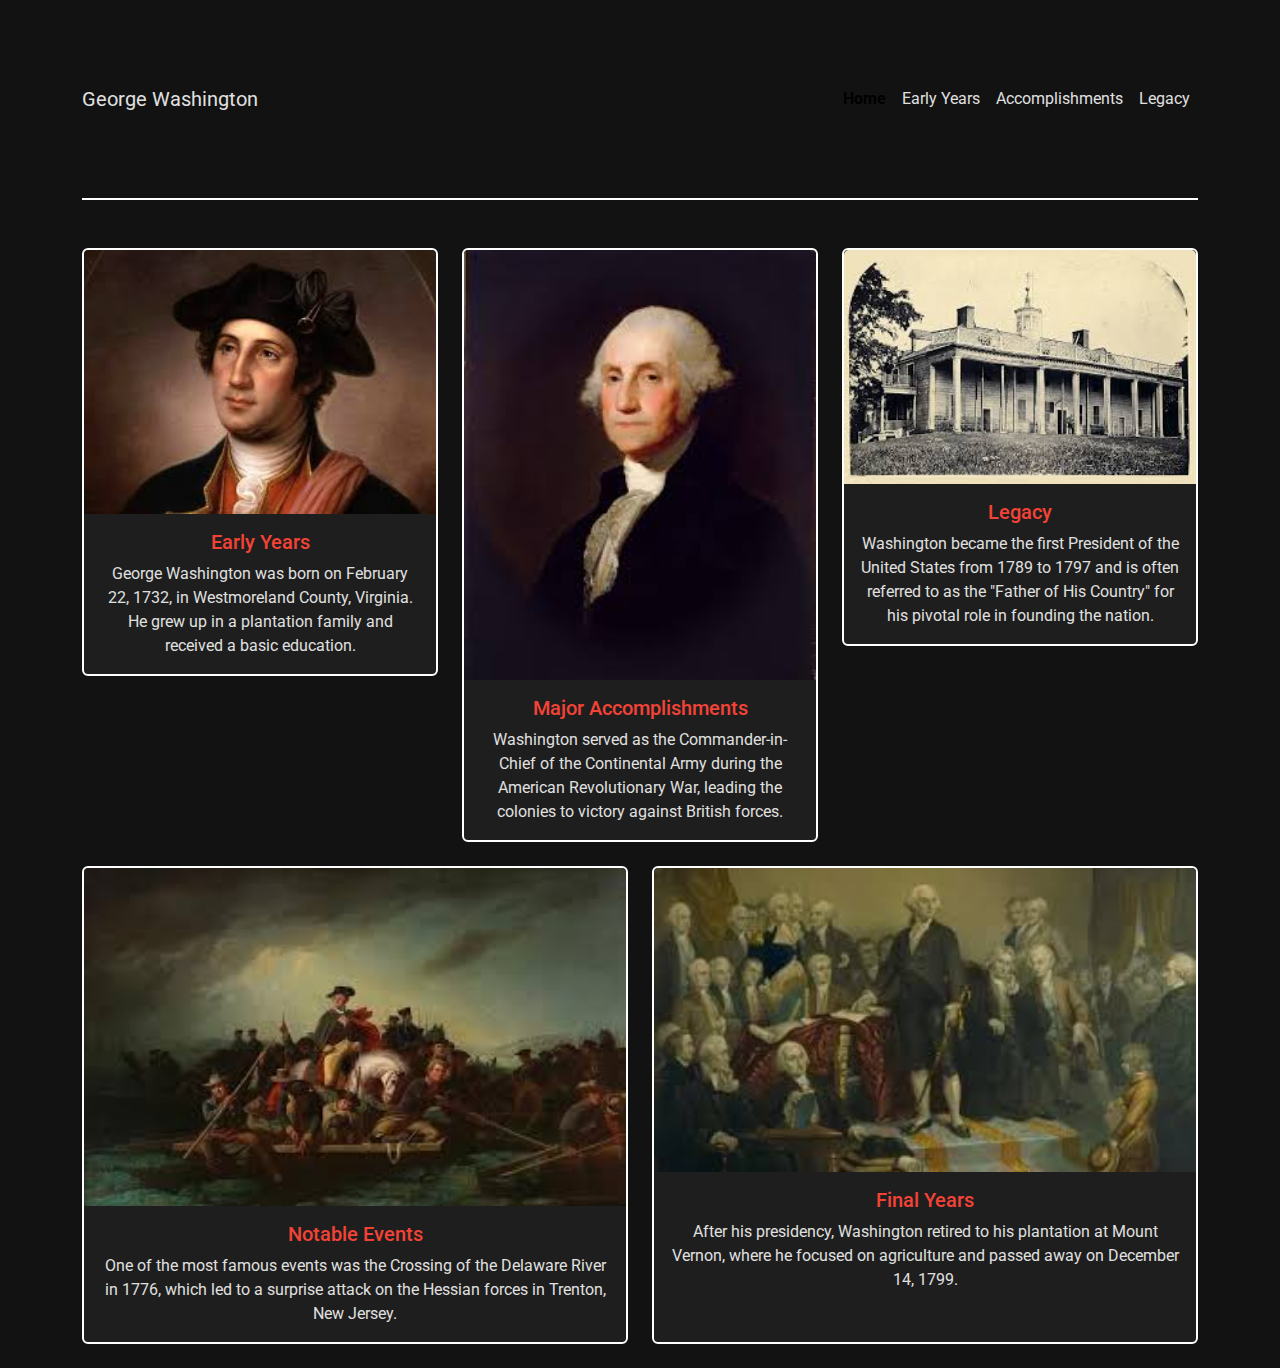
<file: index.html>
<!DOCTYPE html>
<html lang="en">
<head>
    <meta charset="UTF-8">
    <meta name="viewport" content="width=device-width, initial-scale=1.0">
    <title></title>
    <link href="https://fonts.googleapis.com/css2?family=Roboto:wght@400;700&display=swap" rel="stylesheet">
    <link href="https://cdn.jsdelivr.net/npm/bootstrap@5.3.2/dist/css/bootstrap.min.css" rel="stylesheet">
    <link rel="stylesheet" href="style.css">
</head>
<body>


    <div class="container"><nav class="navbar navbar-expand-lg navbar-light" style="background-image: url('https://media.giphy.com/media/3o7TKwhW6L2tpmFsqc/giphy.gif?cid=ecf05e47rtj7royytgozkav8unfb4zkx1pktfelop2jh3y0f&ep=v1_gifs_search&rid=giphy.gif&ct=g');background-size: cover; height: 200px;">

        <a class="navbar-brand" href="#">George Washington</a>
        <button class="navbar-toggler" type="button" data-bs-toggle="collapse" data-bs-target="#navbarNav" aria-controls="navbarNav" aria-expanded="false" aria-label="Toggle navigation">
            <span class="navbar-toggler-icon"></span>
        </button>
        <div class="collapse navbar-collapse" id="navbarNav">
            <ul class="navbar-nav ms-auto">
                <li class="nav-item">
                    <a class="nav-link active" href="#">Home</a>
                </li>
                <li class="nav-item">
                    <a class="nav-link" href="#">Early Years</a>
                </li>
                <li class="nav-item">
                    <a class="nav-link" href="#">Accomplishments</a>
                </li>
                <li class="nav-item">
                    <a class="nav-link" href="#">Legacy</a>
                </li>
            </ul>
        </div>
    </div>
</nav>


<div class="container mt-5">
    <div class="row text-center">
        <div class="col-md-4 mb-4">
            <div class="card">
                <img src="download (10).jpg" class="card-img-top" alt="">
                <div class="card-body">
                    <h5 class="card-title">Early Years</h5>
                    <p class="card-text">George Washington was born on February 22, 1732, in Westmoreland County, Virginia. He grew up in a plantation family and received a basic education.</p>
                </div>
            </div>
        </div>
        <div class="col-md-4 mb-4">
            <div class="card">
                <img src="download (12).jpg" class="card-img-top" alt="">
                <div class="card-body">
                    <h5 class="card-title">Major Accomplishments</h5>
                    <p class="card-text">Washington served as the Commander-in-Chief of the Continental Army during the American Revolutionary War, leading the colonies to victory against British forces.</p>
                </div>
            </div>
        </div>
        <div class="col-md-4 mb-4">
            <div class="card">
                <img src="download (14).jpg" class="card-img-top" alt="">
                <div class="card-body">
                    <h5 class="card-title">Legacy</h5>
                    <p class="card-text">Washington became the first President of the United States from 1789 to 1797 and is often referred to as the "Father of His Country" for his pivotal role in founding the nation.</p>
                </div>
            </div>
        </div>
        <div class="col-md-6 mb-4 d-flex justify-content-center">
            <div class="card">
                <img src="download (11).jpg" class="card-img-top" alt="">
                <div class="card-body">
                    <h5 class="card-title">Notable Events</h5>
                    <p class="card-text">One of the most famous events was the Crossing of the Delaware River in 1776, which led to a surprise attack on the Hessian forces in Trenton, New Jersey.</p>
                </div>
            </div>
        </div>
        <div class="col-md-6 mb-4 d-flex justify-content-center">
            <div class="card">
                <img src="download (13).jpg" class="card-img-top" alt="">
                <div class="card-body">
                    <h5 class="card-title">Final Years</h5>
                    <p class="card-text">After his presidency, Washington retired to his plantation at Mount Vernon, where he focused on agriculture and passed away on December 14, 1799.</p>
                </div>
            </div>
        </div>

        <script src="https://cdn.jsdelivr.net/npm/bootstrap@5.3.2/dist/js/bootstrap.bundle.min.js"></script>
    </body>
    </html>
</file>
<file: style.css>
body {
    font-family: 'Roboto', sans-serif;
    background-color: #121212;
    color: #e0e0e0;
}
  .navbar {
    border-bottom: 2px solid #ffffff;
  }
  .navbar-brand, .nav-link {
    color: #e0e0e0;
  }
  .navbar-nav .nav-link.active {
    font-weight: bold;
  }
  .card {
    border: 2px solid #ffffff;
    background-color: #1e1e1e;
  }
  
  .card-body {
    padding: 1rem;
  }
  .card-title {
    color: #f44336;
  }
  .card-text {
    color: #e0e0e0;
  }
</file>
